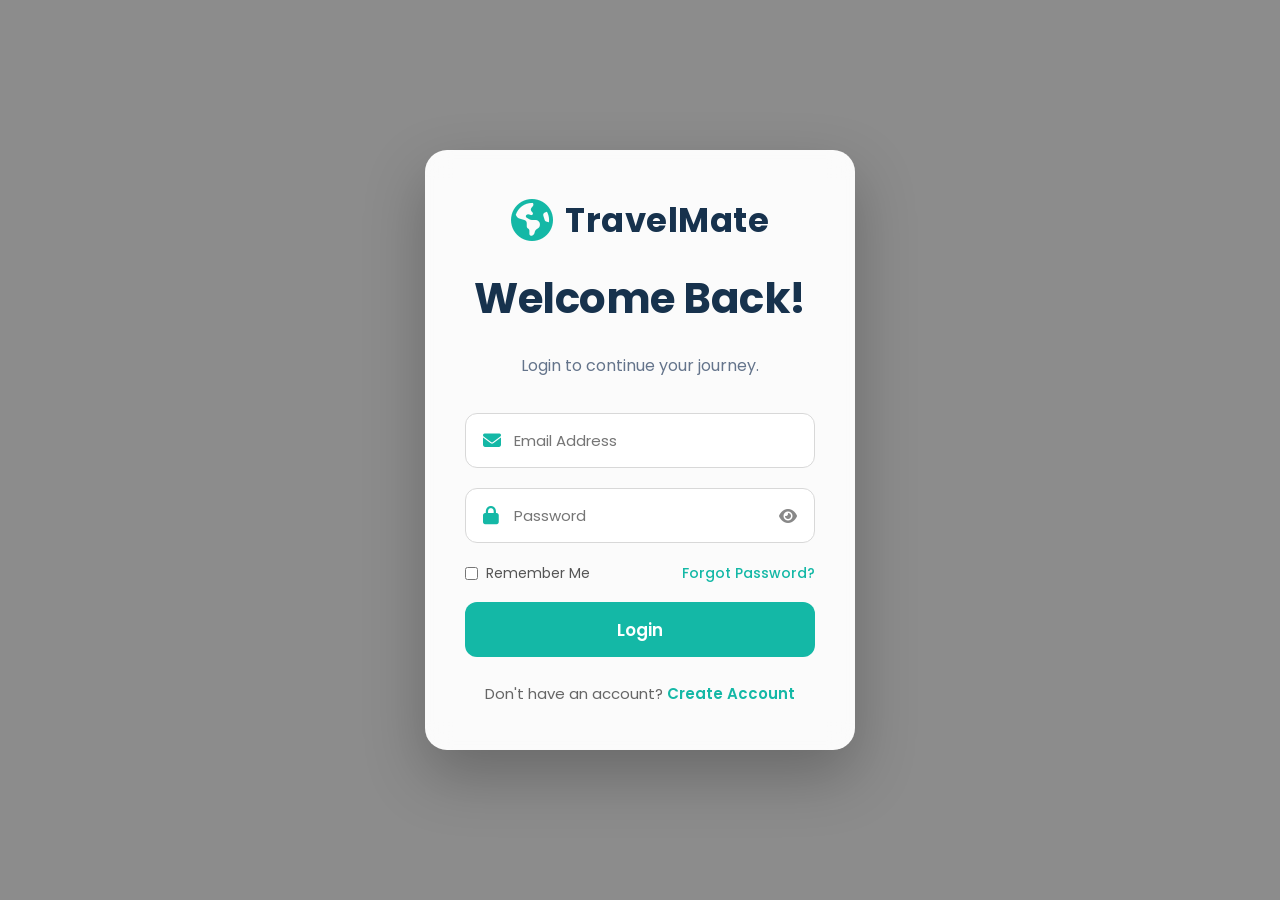
<file: bookedtrips.html>
<!DOCTYPE html>
<html lang="en">

<head>

<meta charset="UTF-8">
<meta name="viewport" content="width=device-width, initial-scale=1.0">

<title>My Bookings | TravelMate</title>

<link rel="stylesheet" href="bookedtrips.css">

<link rel="stylesheet"
href="https://cdnjs.cloudflare.com/ajax/libs/font-awesome/6.5.1/css/all.min.css">

</head>

<body>

<div class="container">

    <h1>My Bookings</h1>

    <p class="subtitle">
        View all your confirmed trips.
    </p>

    <div id="bookingContainer" class="booking-container">

        <!-- Empty State -->

        <div class="empty-booking">

            <i class="fa-solid fa-suitcase-rolling"></i>

            <h2>No Bookings Yet</h2>

            <p>
                Looks like you haven't booked any trips.
            </p>

            <a href="packages.html" class="explore-btn">

                Explore Packages

            </a>

        </div>

    </div>

</div>

<script src="auth.js"></script>
<script src="bookedtrips.js"></script>

</body>

</html>
</file>
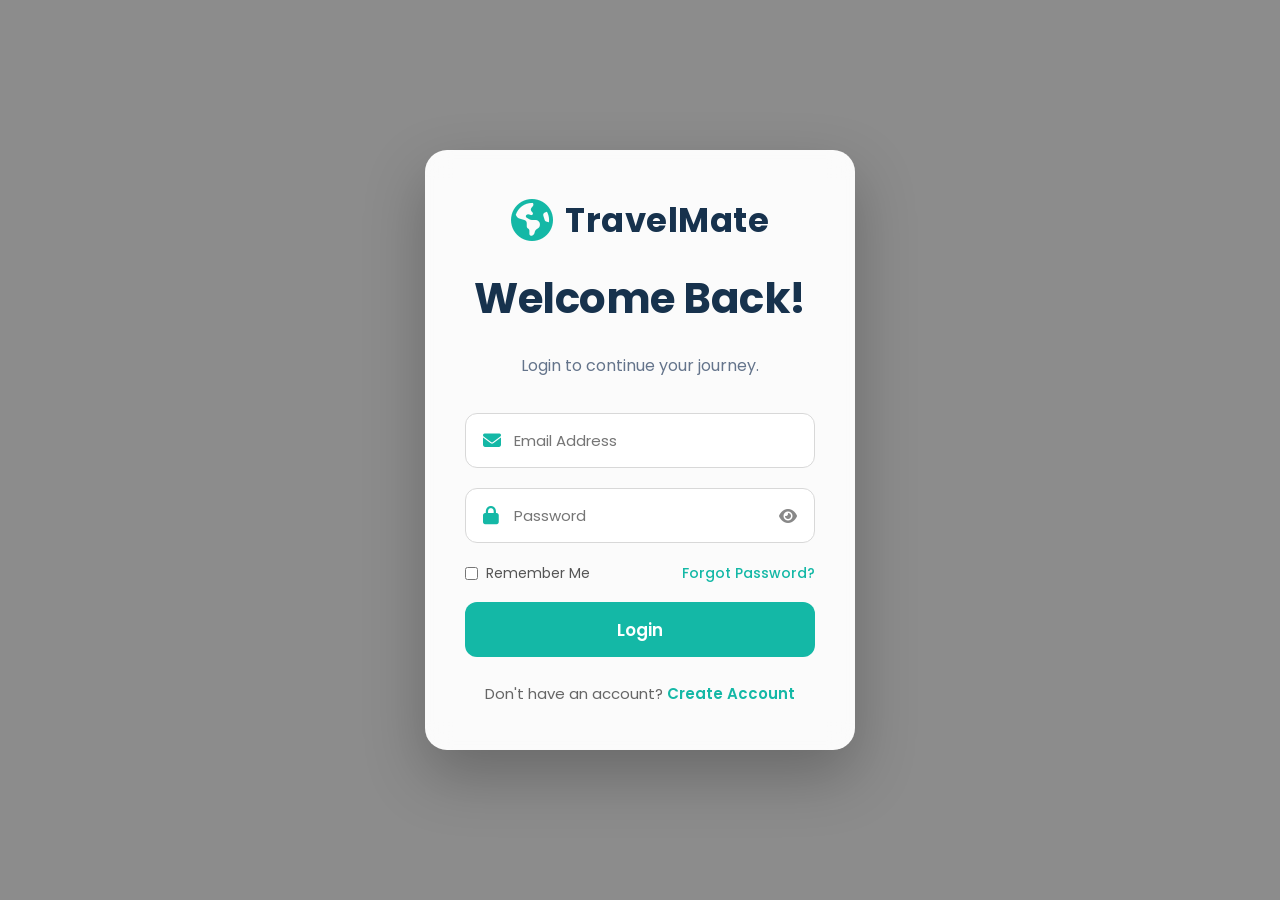
<file: login.html>
<!DOCTYPE html>
<html lang="en">
<head>

<meta charset="UTF-8">
<meta name="viewport" content="width=device-width, initial-scale=1.0">

<title>Login | TravelMate</title>

<link rel="stylesheet" href="login.css">

<link rel="stylesheet"
href="https://cdnjs.cloudflare.com/ajax/libs/font-awesome/6.5.1/css/all.min.css">
<link href="https://fonts.googleapis.com/css2?family=Poppins:wght@400;500;600;700;800&display=swap" rel="stylesheet">

</head>

<body>

<div class="container">
<!-- RIGHT -->
  <div class="right-panel">

        <div class="login-card">

            <div class="logo">

                <i class="fa-solid fa-earth-americas"></i>

                <span>TravelMate</span>

            </div>

            <h2>Welcome Back!</h2>

            <p class="subtitle">

                Login to continue your journey.

            </p>

            <form id="loginForm">

                <div class="input-box">

                    <i class="fa-solid fa-envelope"></i>

                    <input
                    type="email"
                    id="email"
                    placeholder="Email Address"
                    required>

                </div>

                <div class="input-box">

                    <i class="fa-solid fa-lock"></i>

                    <input
                    type="password"
                    id="password"
                    placeholder="Password"
                    required>

                    <i class="fa-solid fa-eye toggle-password"></i>

                </div>
            <div class="remember-forgot">

           <label>

        <input type="checkbox" id="rememberMe">

           Remember Me

           </label>

            <a href="#">Forgot Password?</a>

               </div>

                <button type="submit">

                    Login

                </button>

            </form>

            <p class="bottom-text">

                Don't have an account?

                <a href="signup.html">

                    Create Account

                </a>

            </p>

        </div>

    </div>

</div>

<script src="login.js"></script>

</body>
</html>
</file>
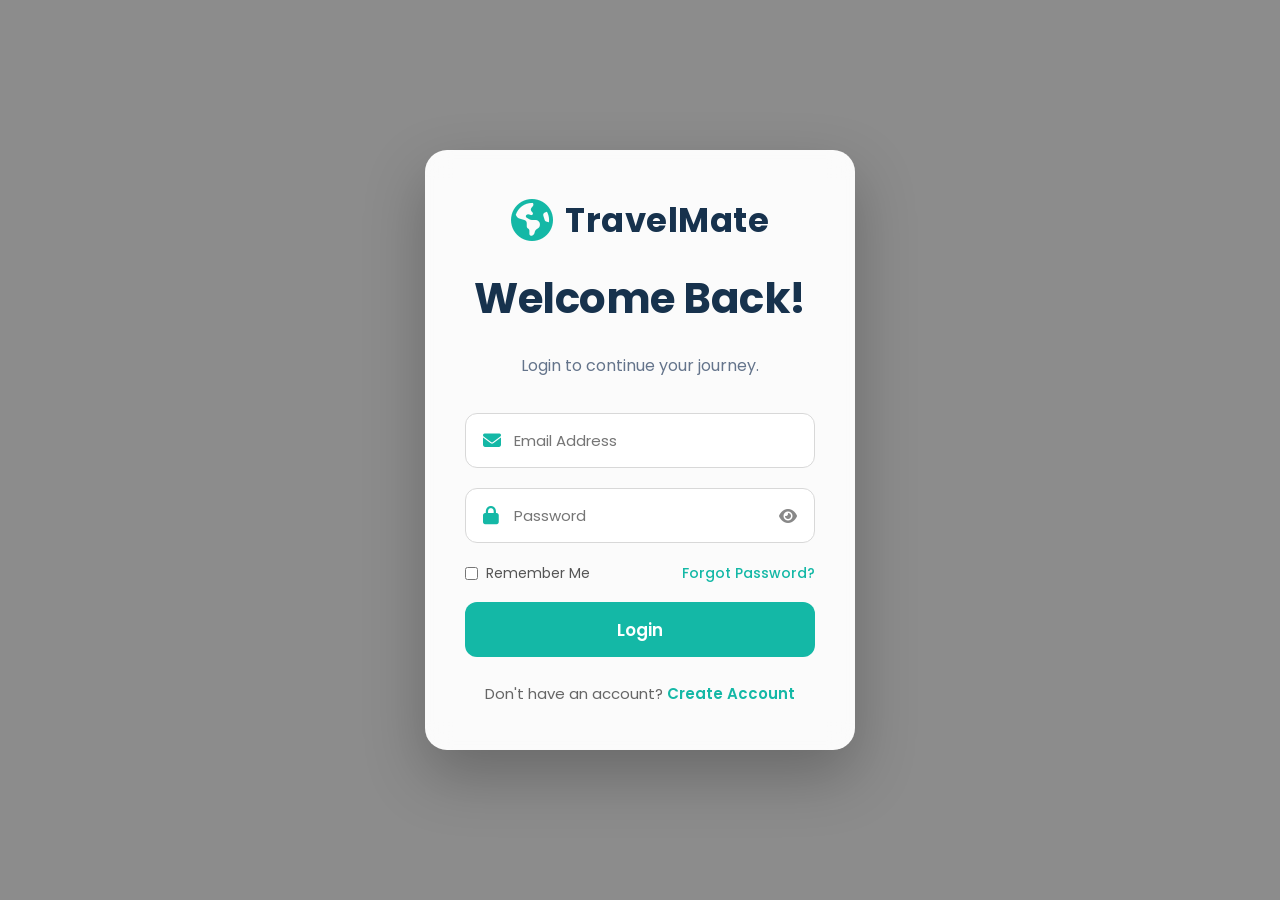
<file: myaccount.html>
<!DOCTYPE html>
<html lang="en">

<head>

<meta charset="UTF-8">
<meta name="viewport" content="width=device-width, initial-scale=1.0">

<title>My Account | TravelMate</title>

<link rel="stylesheet" href="myaccount.css">

<link rel="stylesheet"
href="https://cdnjs.cloudflare.com/ajax/libs/font-awesome/6.5.1/css/all.min.css">

</head>

<body>

<div class="container">

    <h1>My Account</h1>

    <p class="welcome">
        Welcome back 👋
    </p>

    <!-- PROFILE -->

    <div class="profile-card">

        <div class="profile-image">

    <span id="profileLetter"></span>

</div>

        <h2 id="userName">User Name</h2>

        <p id="userEmail">user@gmail.com</p>

        <span class="member">
            Member Since 2026
        </span>

    </div>

    <!-- QUICK ACTIONS -->

    <h3>Quick Actions</h3>

    <div class="actions">

        <a href="savedtrips.html" class="action-card">

            <i class="fa-solid fa-heart"></i>

            <span>Saved Trips</span>

        </a>

        <a href="bookedtrips.html" class="action-card">

            <i class="fa-solid fa-ticket"></i>

            <span>Bookings</span>

        </a>

        <a href="plantrip.html" class="action-card">

            <i class="fa-solid fa-plane"></i>

            <span>Plan Trip</span>

        </a>

        <a href="#" onclick="logout()" class="action-card">

            <i class="fa-solid fa-right-from-bracket"></i>

            <span>Logout</span>

        </a>

    </div>

</div>

<script src="auth.js"></script>

<script src="myaccount.js"></script>

</body>

</html>
</file>
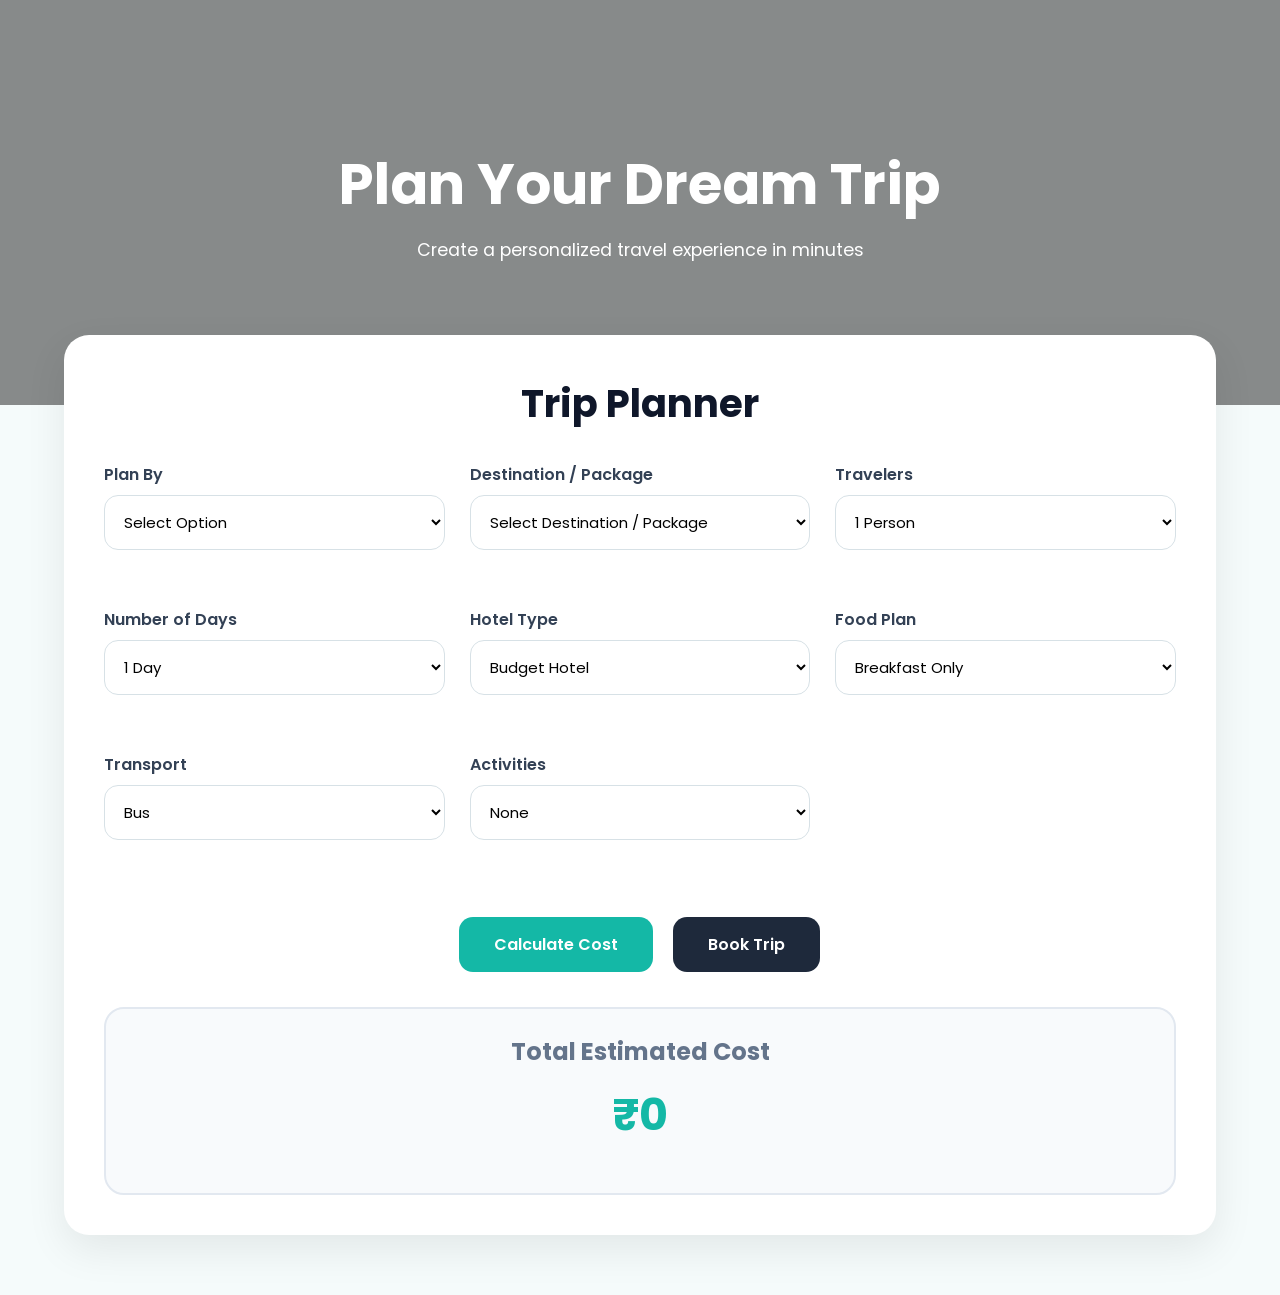
<file: plantrip.html>
<!DOCTYPE html>
<html lang="en">
<head>

<meta charset="UTF-8">
<meta name="viewport" content="width=device-width, initial-scale=1.0">

<title>Plan Your Trip</title>

<link rel="stylesheet" href="plantrip.css">

<link rel="stylesheet"
href="https://cdnjs.cloudflare.com/ajax/libs/font-awesome/6.5.1/css/all.min.css">

</head>

<body>

<!-- HERO SECTION -->

<section class="trip-hero">

    <div class="hero-overlay"></div>

    <div class="hero-content">

        <h1>Plan Your Dream Trip</h1>

        <p>
            Create a personalized travel experience in minutes
        </p>

    </div>

</section>

<!-- PLANNER -->

<section class="planner-container">

    <div class="planner-card">

        <h2>Trip Planner</h2>

        <form id="tripForm">

            <!-- PLAN BY -->

            <div class="form-group">

                <label>Plan By</label>

                <select id="tripType">

                    <option value="">
                        Select Option
                    </option>

                    <option value="destination">
                        Destination
                    </option>

                    <option value="package">
                        Package
                    </option>

                </select>

            </div>

            <!-- DESTINATION / PACKAGE -->

            <div class="form-group">

                <label>Destination / Package</label>

                <select id="tripSelect">

                    <option value="">
                        Select Destination / Package
                    </option>

                </select>

                <small
                id="tripError"
                class="error-msg">

                </small>

            </div>

            <!-- TRAVELERS -->

            <div class="form-group">

                <label>Travelers</label>

                <select id="travelers">

                    <option value="1">1 Person</option>
                    <option value="2">2 Persons</option>
                    <option value="3">3 Persons</option>
                    <option value="4">4 Persons</option>
                    <option value="5">5 Persons</option>
                    <option value="6">6 Persons</option>
                    <option value="8">8 Persons</option>
                    <option value="10">10 Persons</option>

                </select>

            </div>

            <!-- DAYS -->

            <div class="form-group">

                <label>Number of Days</label>

                <select id="days">

                    <option value="1">1 Day</option>
                    <option value="3">3 Days</option>
                    <option value="5">5 Days</option>
                    <option value="7">7 Days</option>
                    <option value="10">10 Days</option>
                    <option value="15">15 Days</option>

                </select>

            </div>

            <!-- HOTEL -->

            <div class="form-group">

                <label>Hotel Type</label>

                <select id="hotel">

                    <option value="1000">
                        Budget Hotel
                    </option>

                    <option value="3000">
                        3 Star Hotel
                    </option>

                    <option value="5000">
                        4 Star Hotel
                    </option>

                    <option value="8000">
                        5 Star Hotel
                    </option>

                    <option value="15000">
                        Luxury Resort
                    </option>

                </select>

            </div>

            <!-- FOOD -->

            <div class="form-group">

                <label>Food Plan</label>

                <select id="food">

                    <option value="500">
                        Breakfast Only
                    </option>

                    <option value="1000">
                        Breakfast + Lunch
                    </option>

                    <option value="1500">
                        All Meals
                    </option>

                </select>

            </div>

            <!-- TRANSPORT -->

            <div class="form-group">

                <label>Transport</label>

                <select id="transport">

                    <option value="1000">
                        Bus
                    </option>

                    <option value="3000">
                        Train
                    </option>

                    <option value="8000">
                        Flight Economy
                    </option>

                    <option value="15000">
                        Flight Business
                    </option>

                </select>

            </div>

            <!-- ACTIVITIES -->

            <div class="form-group">

                <label>Activities</label>

                <select id="activity">

                    <option value="0">
                        None
                    </option>

                    <option value="1000">
                        Sightseeing
                    </option>

                    <option value="3000">
                        Adventure Sports
                    </option>

                    <option value="5000">
                        Luxury Cruise
                    </option>

                    <option value="7000">
                        Scuba Diving
                    </option>

                    <option value="9000">
                        Hot Air Balloon
                    </option>

                    <option value="6000">
                        Trekking
                    </option>

                    <option value="4500">
                        River Rafting
                    </option>

                </select>

            </div>

            <!-- BUTTONS -->

            <div class="btn-group">

                <button
                type="button"
                id="calculateBtn">

                    Calculate Cost

                </button>

                <button
                type="button"
                id="bookBtn">

                    Book Trip

                </button>

            </div>

        </form>

        <!-- RESULT -->

        <div id="tripResult">

    <h3>
        Total Estimated Cost
    </h3>

    <h1 id="totalCost">
        ₹0
    </h1>

    <div id="bookingMessage"></div>

</div>

    </div>

</section>

<script src="plantrip.js"></script>

</body>
</html>
</file>
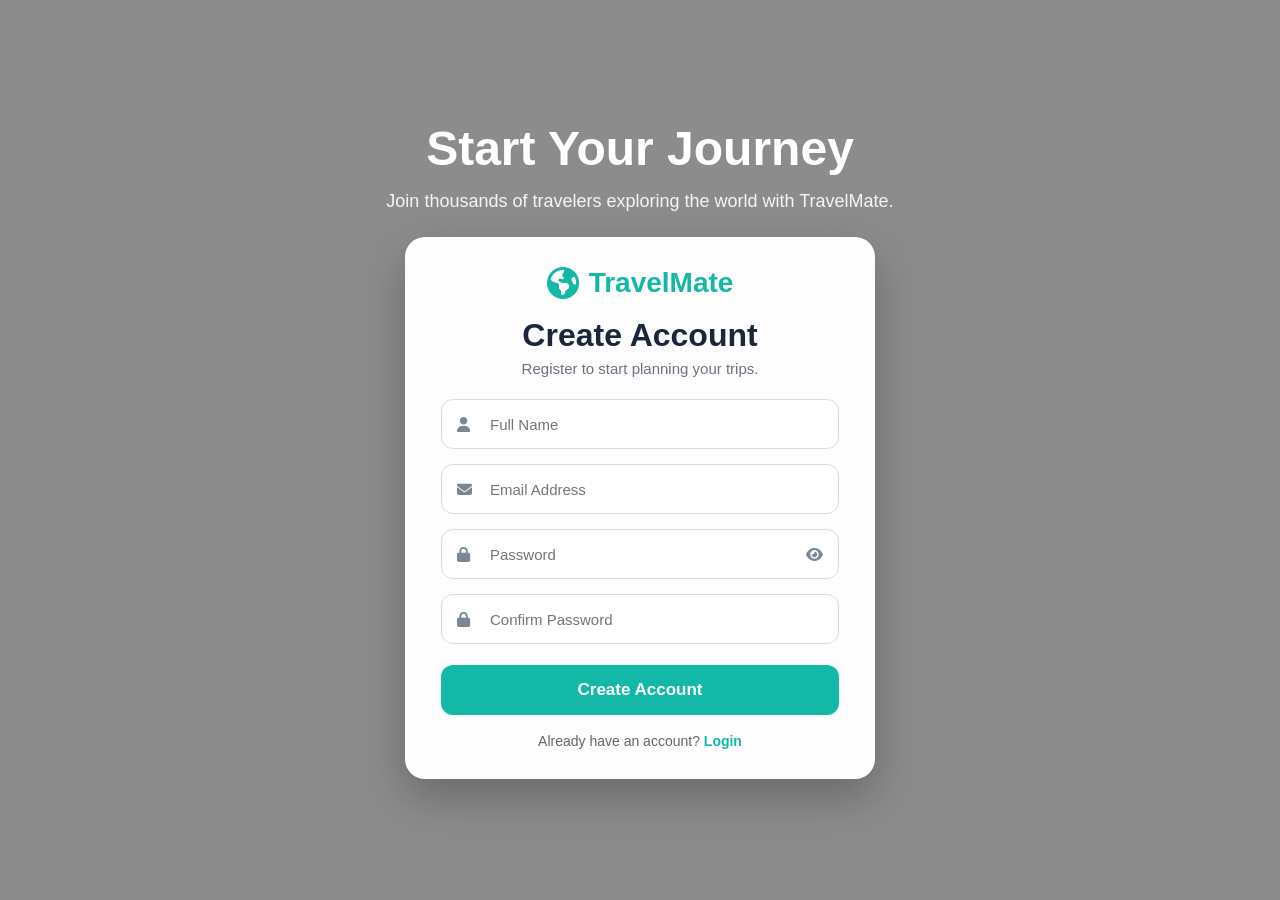
<file: signup.html>
<!DOCTYPE html>
<html lang="en">
<head>

<meta charset="UTF-8">
<meta name="viewport" content="width=device-width, initial-scale=1.0">

<title>Sign Up | TravelMate</title>

<link rel="stylesheet" href="signup.css">

<link rel="stylesheet"
href="https://cdnjs.cloudflare.com/ajax/libs/font-awesome/6.5.1/css/all.min.css">

</head>

<body>

<div class="container">

    <!-- LEFT -->

    <div class="left-panel">

        <div class="overlay"></div>

        <div class="left-content">

            <h1>Start Your Journey</h1>

            <p>

                Join thousands of travelers exploring the world with TravelMate.

            </p>

        </div>

    </div>

    <!-- RIGHT -->

    <div class="right-panel">

        <div class="signup-card">

            <div class="logo">

                <i class="fa-solid fa-earth-americas"></i>

                <span>TravelMate</span>

            </div>

            <h2>Create Account</h2>

            <p class="subtitle">

                Register to start planning your trips.

            </p>

            <form id="signupForm">

                <div class="input-box">

                    <i class="fa-solid fa-user"></i>

                    <input
                    type="text"
                    id="name"
                    placeholder="Full Name"
                    required>

                </div>

                <div class="input-box">

                    <i class="fa-solid fa-envelope"></i>

                    <input
                    type="email"
                    id="email"
                    placeholder="Email Address"
                    required>

                </div>

                <div class="input-box">

                    <i class="fa-solid fa-lock"></i>

                    <input
                    type="password"
                    id="password"
                    placeholder="Password"
                    required>

                    <i class="fa-solid fa-eye toggle-password"></i>

                </div>

                <div class="input-box">

                    <i class="fa-solid fa-lock"></i>

                    <input
                    type="password"
                    id="confirmPassword"
                    placeholder="Confirm Password"
                    required>

                </div>

                <button type="submit">

                    Create Account

                </button>

            </form>

            <p class="bottom-text">

                Already have an account?

                <a href="login.html">

                    Login

                </a>

            </p>

        </div>

    </div>

</div>

<script src="signup.js"></script>

</body>
</html>
</file>
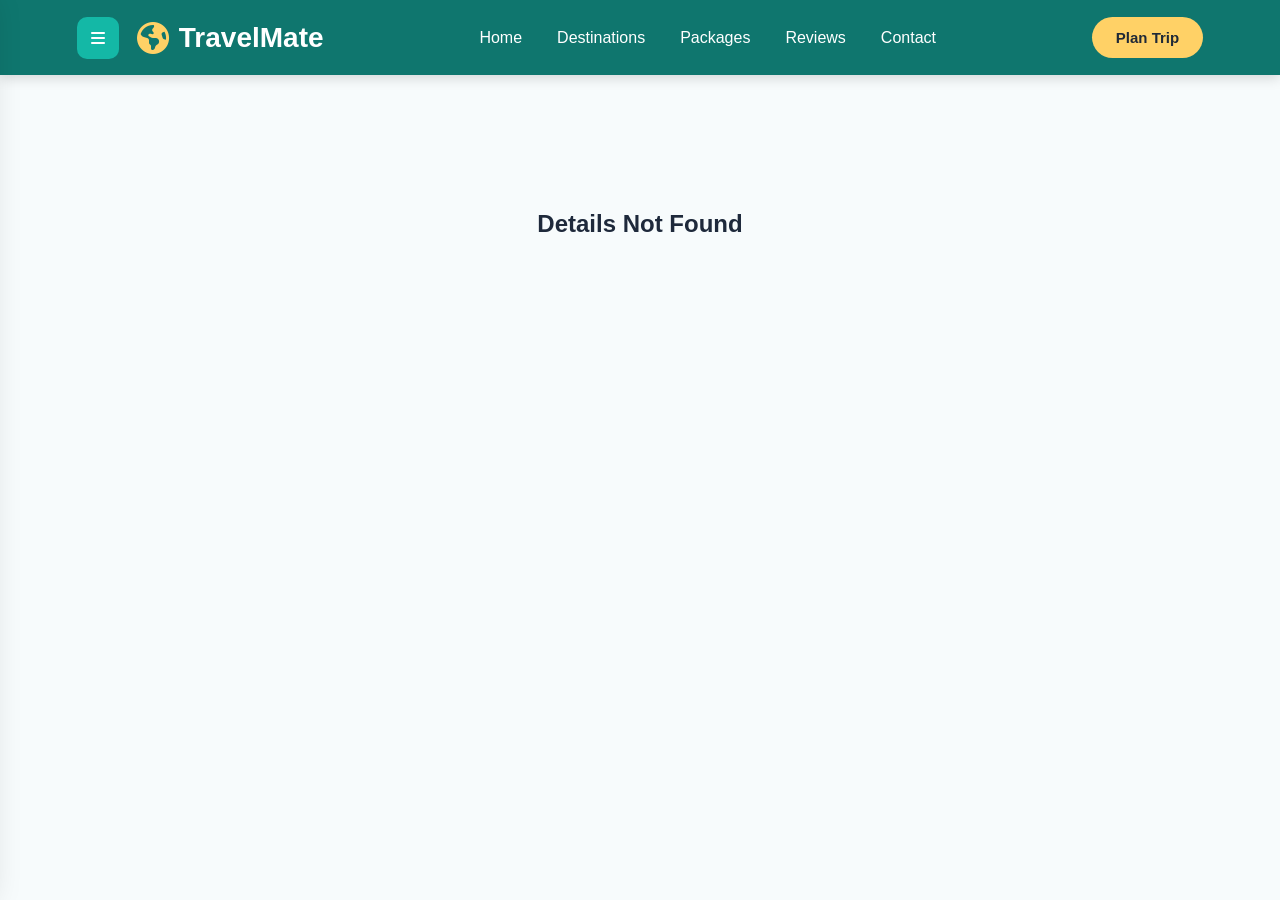
<file: viewdetails.html>
<!DOCTYPE html>
<html lang="en">

<head>

<meta charset="UTF-8">
<meta name="viewport" content="width=device-width, initial-scale=1.0">

<title>View Details | TravelMate</title>

<link rel="stylesheet" href="style.css">
<link rel="stylesheet" href="viewdetails.css">

<link rel="stylesheet"
href="https://cdnjs.cloudflare.com/ajax/libs/font-awesome/6.5.1/css/all.min.css">

</head>

<body>

<!-- Sidebar -->

<div class="sidebar" id="sidebar">

    <div class="sidebar-header">
        <h2>Travel Planner</h2>

        <i class="fa-solid fa-xmark close-sidebar"
        id="closeSidebar"></i>

    </div>

    <a href="myaccount.html">
        <i class="fa-solid fa-user"></i>
        <span>My Account</span>
    </a>

    <a href="savedtrips.html">
        <i class="fa-solid fa-heart"></i>
        <span>Saved Trips</span>
    </a>

    <a href="bookedtrips.html">
        <i class="fa-solid fa-ticket"></i>
        <span>My Bookings</span>
    </a>

    <a href="plantrip.html">
        <i class="fa-solid fa-plane"></i>
        <span>Plan Trip</span>
    </a>

    <a href="login.html">
        <i class="fa-solid fa-right-from-bracket"></i>
        <span>Logout</span>
    </a>

</div>

<div class="sidebar-overlay" id="overlay"></div>

<!-- Navbar -->

<nav>

    <div class="nav-left">

        <div class="menu-btn" id="menuBtn">
            <i class="fa-solid fa-bars"></i>
        </div>

        <div class="logo">
            <i class="fa-solid fa-earth-americas"></i>
            TravelMate
        </div>

    </div>

    <ul>

        <li><a href="index.html">Home</a></li>
        <li><a href="destination.html">Destinations</a></li>
        <li><a href="packages.html">Packages</a></li>
        <li><a href="reviews.html">Reviews</a></li>
        <li><a href="contact.html">Contact</a></li>

    </ul>

    <a href="plantrip.html">
        <button>Plan Trip</button>
    </a>

</nav>

<!-- DETAILS -->

<section class="details-container">

    <div class="details-top">

        <!-- IMAGE -->

        <div class="image-card">

            <img
            id="detailImage"
            src=""
            alt="Travel Image">

            <button
            class="save-btn"
            id="saveBtn">

                🤍

            </button>

            <div class="rating-badge">

                ⭐
                <span id="detailRating"></span>

            </div>

        </div>

        <!-- INFORMATION -->

        <div class="details-info">

            <h1 id="detailName"></h1>

            <p class="location">

                <i class="fa-solid fa-location-dot"></i>

                <span id="detailLocation"></span>

            </p>

            <p class="duration">

                <i class="fa-solid fa-clock"></i>

                <span id="detailDuration"></span>

            </p>

            <h2
            class="price"
            id="detailPrice"></h2>

            <button
            class="plan-btn"
            id="planBtn">

                Plan Trip

            </button>

        </div>

    </div>

    <!-- OVERVIEW -->

    <div class="detail-card">

        <h2>📖 Overview</h2>

        <p id="detailOverview"></p>

    </div>

    <!-- PLACES -->

    <div class="detail-card">

        <h2>📍 Places Covered</h2>

        <ul id="placesList"></ul>

    </div>

    <!-- ACTIVITIES -->

    <div class="detail-card">

        <h2>🎯 Activities</h2>

        <ul id="activitiesList"></ul>

    </div>

    <!-- WEATHER -->

    <div class="detail-card">

        <h2>🌤 Best Time To Visit</h2>

        <p id="detailWeather"></p>

    </div>

    <!-- TRAVEL TIPS -->

    <div class="detail-card">

        <h2>🧳 Travel Tips</h2>

        <ul id="tipsList"></ul>

    </div>

    <!-- BACK BUTTON -->

    <div class="back-section">

        <button
        class="back-btn"
        id="backBtn">

            ← Back

        </button>

    </div>

</section>

<script src="packagesdata.js"></script>
<script src="destinationsdata.js"></script>
<script src="viewdetails.js"></script>
<script src="main.js"></script>

</body>
</html>
</file>
<file: bookedtrips.css>
*{
    margin:0;
    padding:0;
    box-sizing:border-box;
    font-family:"Segoe UI",sans-serif;
}

body{

    background:#F5FFFE;

    min-height:100vh;

}

.container{

    max-width:1200px;

    margin:auto;

    padding:60px 20px;

}

h1{

    text-align:center;

    color:#0f766e;

    font-size:42px;

}

.subtitle{

    text-align:center;

    color:#666;

    margin:12px 0 45px;

    font-size:18px;

}

.booking-container{

    display:flex;

    justify-content:center;

}

.empty-booking{

    width:100%;
    max-width:520px;

    background:#fff;

    border-radius:20px;

    padding:50px;

    text-align:center;

    box-shadow:0 10px 30px rgba(0,0,0,.08);

}

.empty-booking i{

    font-size:70px;

    color:#14b8a6;

    margin-bottom:20px;

}

.empty-booking h2{

    font-size:30px;

    color:#1B263B;

    margin-bottom:15px;

}

.empty-booking p{

    color:#6b7280;

    line-height:1.6;

    margin-bottom:30px;

}

.explore-btn{

    display:inline-block;

    padding:14px 30px;

    background:#14b8a6;

    color:#fff;

    border-radius:10px;

    text-decoration:none;

    font-weight:600;

    transition:.3s;

}

.explore-btn:hover{

    background:#0f766e;

}

@media(max-width:768px){

h1{

    font-size:34px;

}

.empty-booking{

    padding:35px;

}

}

@media(max-width:480px){

.container{

    padding:40px 15px;

}

h1{

    font-size:28px;

}

.subtitle{

    font-size:15px;

}

.empty-booking{

    padding:25px;

}

.empty-booking i{

    font-size:55px;

}

.empty-booking h2{

    font-size:24px;

}

}
</file>
<file: login.css>
*{
    margin:0;
    padding:0;
    box-sizing:border-box;
    font-family:"Poppins",sans-serif;
}

body{
    min-height:100vh;
    display:flex;
    justify-content:center;
    align-items:center;
    background: url("https://images.unsplash.com/photo-1501785888041-af3ef285b470?auto=format&fit=crop&w=1800&q=80")
center center/cover no-repeat;
    overflow:hidden;
    position:relative;
}

/* Dark Overlay */

body::before{
    content:"";
    position:absolute;
    inset:0;
    background:rgba(0,0,0,.45);
}

/* Container */

.container{
    width:100%;
    display:flex;
    justify-content:center;
    align-items:center;
    position:relative;
    z-index:10;
}

/* Hide left panel */

.left-panel{
    display:none;
}

.overlay{
    display:none;
}

/* Right Panel */

.right-panel{
    width:100%;
    display:flex;
    justify-content:center;
    align-items:center;
    padding:25px;
}

/* Login Card */

.login-card{

    width:430px;

    background:rgba(255,255,255,.96);

    backdrop-filter:blur(12px);

    border-radius:22px;

    padding:45px 40px;

    text-align:center;

    box-shadow:0 25px 60px rgba(0,0,0,.25);

}

/* Logo */

.logo{
    display:flex;
    justify-content:center;
    align-items:center;
    gap:12px;
    margin-bottom:28px;
}

.logo i{
    font-size:42px;
    color:#14b8a6;
}

.logo span{
    font-size:34px;
    font-weight:700;
    color:#17324d;
    letter-spacing:0.5px;
}
/* Heading */

.login-card h2{

    font-size:42px;

    font-weight:700;

    color:#17324d;

    margin-bottom:30px;

    letter-spacing:-0.5px;

    line-height:1.2;

}

.subtitle{

    color:#64748b;

    font-size:16px;

    margin-bottom:35px;

    line-height:1.5;

}

/* Inputs */

.input-box{

    position:relative;

    margin-bottom:20px;

}

.input-box input{

    width:100%;

    height:55px;

    border:1px solid #d8d8d8;

    border-radius:12px;

    padding-left:48px;

    padding-right:45px;

    font-size:15px;

    outline:none;

    transition:.3s;

}

.input-box input:focus{

    border-color:#14b8a6;

    box-shadow:0 0 0 3px rgba(20,184,166,.15);

}

.input-box i:first-child{

    position:absolute;

    left:18px;

    top:50%;

    transform:translateY(-50%);

    color:#14b8a6;

    font-size:18px;

}
.remember-forgot{

    display:flex;

    justify-content:space-between;

    align-items:center;

    margin:18px 0;

    font-size:14px;

}

.remember-forgot label{

    display:flex;

    align-items:center;

    gap:8px;

    color:#555;

    cursor:pointer;

}

.remember-forgot input{

    accent-color:#14b8a6;

}

.remember-forgot a{

    text-decoration:none;

    color:#14b8a6;

    font-weight:500;

}

.remember-forgot a:hover{

    text-decoration:underline;

}

.toggle-password{

    position:absolute;

    right:18px;

    top:50%;

    transform:translateY(-50%);

    color:#888;

    cursor:pointer;

}

/* Login Button */

button{

    width:100%;

    height:55px;

    border:none;

    border-radius:12px;

    background:#14b8a6;

    color:#fff;

    font-size:17px;

    font-weight:600;

    cursor:pointer;

    transition:.3s;

}

button:hover{

    background:#0f9d8d;

}

/* Google Button */

.google-btn{

    width:100%;

    height:55px;

    margin-top:15px;

    border:1px solid #ddd;

    border-radius:12px;

    background:#fff;

    display:flex;

    justify-content:center;

    align-items:center;

    gap:10px;

    font-size:15px;

    cursor:pointer;

    transition:.3s;

}

.google-btn:hover{

    background:#f8f8f8;

}

/* Bottom */

.bottom-text{

    margin-top:25px;

    color:#666;

    font-size:15px;

}

.bottom-text a{

    color:#14b8a6;

    text-decoration:none;

    font-weight:600;

}

.bottom-text a:hover{

    text-decoration:underline;

}

/* Tablet */

@media(max-width:768px){

.login-card{

    width:95%;

    max-width:420px;

    padding:35px 28px;

}

.logo span{

    font-size:26px;

}

.logo i{

    font-size:38px;

}

.login-card h2{

    font-size:30px;

}

}

/* Mobile */

@media(max-width:480px){

.right-panel{

    padding:18px;

}

.login-card{

    padding:30px 22px;

}

.logo span{

    font-size:24px;

}

.logo i{

    font-size:34px;

}

.login-card h2{

    font-size:28px;

}

.subtitle{

    font-size:14px;

}

.input-box input{

    height:50px;

}

button{

    height:50px;

}

.google-btn{

    height:50px;

}

}
</file>
<file: myaccount.css>
*{
    margin:0;
    padding:0;
    box-sizing:border-box;
    font-family:"Segoe UI",sans-serif;
}

body{

    min-height:100vh;

    background:#F5FFFE;

    color:#1B263B;

}

/* MAIN CONTAINER */

.container{

    width:100%;
    max-width:1200px;

    margin:auto;

    padding:60px 20px;

}

/* HEADING */

.container h1{

    text-align:center;

    font-size:42px;

    color:#0f766e;

    margin-bottom:10px;

}

.welcome{

    text-align:center;

    font-size:18px;

    color:#6b7280;

    margin-bottom:45px;

}

/* PROFILE CARD */

.profile-card{

    max-width:500px;

    margin:0 auto;

    background:#ffffff;

    border-radius:20px;

    padding:40px;

    text-align:center;

    box-shadow:0 12px 35px rgba(0,0,0,.08);

    transition:.3s;

}

.profile-card:hover{

    transform:translateY(-5px);

}

.profile-image{

    width:120px;

    height:120px;

    margin:auto;

    border-radius:50%;

    background:linear-gradient(135deg,#14b8a6,#0f766e);

    display:flex;

    justify-content:center;

    align-items:center;

    margin-bottom:25px;

    box-shadow:0 12px 25px rgba(20,184,166,.35);

}

#profileLetter{

    font-size:52px;

    color:#fff;

    font-weight:700;

    text-transform:uppercase;

}

.profile-card h2{

    font-size:30px;

    color:#1B263B;

    margin-bottom:10px;

}

.profile-card p{

    font-size:17px;

    color:#6b7280;

    margin-bottom:18px;

}

.member{

    display:inline-block;

    background:#E6FFFB;

    color:#0f766e;

    padding:10px 20px;

    border-radius:30px;

    font-weight:600;

}

/* QUICK ACTIONS */

.container h3{

    text-align:center;

    font-size:30px;

    margin-top:60px;

    margin-bottom:30px;

    color:#1B263B;

}

.actions{

    display:grid;

    grid-template-columns:repeat(2,1fr);

    gap:25px;

    max-width:850px;

    margin:auto;

}

/* ACTION CARD */

.action-card{

    background:#ffffff;

    border-radius:18px;

    padding:35px;

    text-decoration:none;

    color:#1B263B;

    display:flex;

    flex-direction:column;

    align-items:center;

    justify-content:center;

    gap:18px;

    box-shadow:0 10px 25px rgba(0,0,0,.08);

    transition:.3s;

}

.action-card:hover{

    transform:translateY(-8px);

    background:#14b8a6;

    color:white;

}

.action-card i{

    font-size:42px;

}

.action-card span{

    font-size:20px;

    font-weight:600;

}

/* TABLET */

@media(max-width:768px){

.container{

    padding:40px 18px;

}

.container h1{

    font-size:34px;

}

.profile-card{

    padding:30px;

}

.profile-image{

    width:100px;

    height:100px;

}

.profile-image i{

    font-size:45px;

}

.profile-card h2{

    font-size:26px;

}

.actions{

    grid-template-columns:1fr;

}

.action-card{

    padding:28px;

}

}

/* MOBILE */

@media(max-width:480px){

.container{

    padding:30px 15px;

}

.container h1{

    font-size:28px;

}

.welcome{

    font-size:15px;

}

.profile-card{

    padding:25px 20px;

}

.profile-image{

    width:85px;

    height:85px;

}

.profile-image i{

    font-size:38px;

}

.profile-card h2{

    font-size:22px;

}

.profile-card p{

    font-size:15px;

}


.member{

    font-size:14px;

    padding:8px 16px;

}

.container h3{

    font-size:24px;

}

.action-card{

    padding:24px;

}

.action-card i{

    font-size:34px;

}

.action-card span{

    font-size:17px;

}

}
</file>
<file: plantrip.css>
@import url('https://fonts.googleapis.com/css2?family=Poppins:wght@300;400;500;600;700&display=swap');

*{
    margin:0;
    padding:0;
    box-sizing:border-box;
    font-family:'Poppins',sans-serif;
}

body{
    background:#f5fbfb;
    color:#1f2937;
}

/* HERO */

.trip-hero{
    height:45vh;
    background:url("https://images.unsplash.com/photo-1507525428034-b723cf961d3e?w=1600&q=80");
    background-size:cover;
    background-position:center;
    position:relative;
    display:flex;
    justify-content:center;
    align-items:center;
}

.hero-overlay{
    position:absolute;
    inset:0;
    background:rgba(0,0,0,.45);
}

.hero-content{
    position:relative;
    z-index:2;
    text-align:center;
    color:white;
}

.hero-content h1{
    font-size:3.5rem;
    margin-bottom:10px;
}

.hero-content p{
    font-size:1.1rem;
}

/* PLANNER */

.planner-container{
    width:90%;
    max-width:1200px;
    margin:-70px auto 60px;
    position:relative;
    z-index:10;
}

.planner-card{
    background:white;
    border-radius:25px;
    padding:40px;
    box-shadow:0 15px 40px rgba(0,0,0,.08);
}

.planner-card h2{
    text-align:center;
    margin-bottom:30px;
    font-size:2.4rem;
    color:#0f172a;
}

/* FORM */

#tripForm{
    display:grid;
    grid-template-columns:repeat(auto-fit,minmax(280px,1fr));
    gap:25px;
    align-items:start;
}

.form-group{
    display:flex;
    flex-direction:column;
    justify-content:flex-start;
    min-height:120px;
}

.form-group label{
    font-weight:600;
    margin-bottom:8px;
    color:#334155;
    min-height:24px;
}

.form-group select{
    height:55px;
    padding:0 15px;
    border:1px solid #d7e1e6;
    border-radius:14px;
    font-size:15px;
    outline:none;
    transition:.3s;
    background:white;
}

.form-group select:focus{
    border-color:#14b8a6;
    box-shadow:0 0 10px rgba(20,184,166,.15);
}

.hint{
    margin-top:6px;
    font-size:13px;
    color:#64748b;
}

/* ERROR */

.error-msg{
    color:#ef4444;
    font-size:14px;
    margin-top:6px;
    min-height:20px;
    display:block;
    font-weight:500;
}

.error-border{
    border:2px solid #ef4444 !important;
}

/* BUTTONS */

.btn-group{
    grid-column:1/-1;
    display:flex;
    justify-content:center;
    gap:20px;
    margin-top:20px;
}

#calculateBtn,
#bookBtn{
    border:none;
    padding:15px 35px;
    border-radius:14px;
    font-size:16px;
    font-weight:600;
    cursor:pointer;
    transition:.3s;
}

#calculateBtn{
    background:#14b8a6;
    color:white;
}

#calculateBtn:hover{
    background:#0f9d8d;
    transform:translateY(-3px);
}

#bookBtn{
    background:#1e293b;
    color:white;
}

#bookBtn:hover{
    background:#0f172a;
    transform:translateY(-3px);
}

/* RESULT CARD */

#tripResult{
    margin-top:35px;
    background:#f8fafc;
    border:2px solid #e2e8f0;
    border-radius:20px;
    padding:25px;
    text-align:center;
}

#tripResult h3{
    color:#64748b;
    margin-bottom:12px;
    font-size:24px;
}

#totalCost{
    color:#14b8a6;
    font-size:2.8rem;
    font-weight:700;
    margin-bottom:20px;
}

/* BOOKING MESSAGE */

#bookingMessage{
    display:none;
    margin-top:20px;
    padding:18px;
    background:#ecfdf5;
    border:2px solid #10b981;
    border-radius:12px;
    color:#065f46;
    font-size:14px;
    line-height:1.6;
    text-align:left;
}

#bookingMessage h4{
    margin-bottom:10px;
    font-size:16px;
}

#bookingMessage p{
    margin:5px 0;
}

/* SUCCESS ANIMATION */

.success-show{
    display:block !important;
    animation:fadeIn .4s ease;
}

@keyframes fadeIn{
    from{
        opacity:0;
        transform:translateY(10px);
    }
    to{
        opacity:1;
        transform:translateY(0);
    }
}

/* RESPONSIVE */

@media(max-width:768px){

    .trip-hero{
        height:35vh;
    }

    .hero-content h1{
        font-size:2.2rem;
    }

    .hero-content p{
        font-size:1rem;
    }

    .planner-card{
        padding:25px;
    }

    .planner-card h2{
        font-size:2rem;
    }

    .btn-group{
        flex-direction:column;
    }

    #calculateBtn,
    #bookBtn{
        width:100%;
    }

    #totalCost{
        font-size:2.2rem;
    }

    #bookingMessage{
        font-size:14px;
    }
}
</file>
<file: signup.css>
*{
    margin:0;
    padding:0;
    box-sizing:border-box;
    font-family:"Poppins",sans-serif;
}

body{

    min-height:100vh;

    background:
    linear-gradient(rgba(0,0,0,.45),rgba(0,0,0,.45)),
    url("https://images.unsplash.com/photo-1469854523086-cc02fe5d8800?auto=format&fit=crop&w=1920&q=80");

    background-size:cover;
    background-position:center;
    background-repeat:no-repeat;

    display:flex;
    justify-content:center;
    align-items:center;

    padding:30px;

}

/* ================= CONTAINER ================= */

.container{

    width:100%;
    max-width:1200px;

    display:flex;
    flex-direction:column;
    align-items:center;

}

/* ================= TOP CONTENT ================= */

.left-panel{

    text-align:center;

    color:#fff;

    margin-bottom:22px;

}

.brand{

    display:flex;
    justify-content:center;
    align-items:center;
    gap:10px;

    margin-bottom:18px;

}

.brand i{

    font-size:38px;

    color:#FFD166;

}

.brand span{

    font-size:30px;

    font-weight:700;

}

.left-content h1{

    font-size:48px;

    font-weight:700;

    margin-bottom:12px;

}

.left-content p{

    font-size:18px;

    max-width:650px;

    margin:auto;

    line-height:1.5;

    color:#f5f5f5;

}

/* ================= CARD ================= */

.right-panel{

    width:100%;

    display:flex;
    justify-content:center;

}

.signup-card{

    width:100%;
    max-width:470px;

    background:rgba(255,255,255,.98);

    border-radius:20px;

    padding:30px 36px;

    box-shadow:0 18px 45px rgba(0,0,0,.25);

    backdrop-filter:blur(8px);

}

/* ================= LOGO ================= */

.logo{

    display:flex;
    justify-content:center;
    align-items:center;
    gap:10px;

    margin-bottom:18px;

}

.logo i{

    font-size:32px;

    color:#14b8a6;

}

.logo span{

    font-size:28px;

    font-weight:700;

    color:#14b8a6;

}

/* ================= TITLE ================= */

.signup-card h2{

    text-align:center;

    font-size:32px;

    font-weight:700;

    color:#1B263B;

    margin-bottom:6px;

}

.subtitle{

    text-align:center;

    color:#6b7280;

    font-size:15px;

    margin-bottom:22px;

}

/* ================= INPUTS ================= */

.input-box{

    position:relative;

    margin-bottom:15px;

}

.input-box input{

    width:100%;

    height:50px;

    border:1px solid #d7dbe0;

    border-radius:12px;

    padding-left:48px;

    padding-right:42px;

    font-size:15px;

    outline:none;

    transition:.3s;

}

.input-box input:focus{

    border-color:#14b8a6;

    box-shadow:0 0 0 4px rgba(20,184,166,.12);

}

.input-box>i:first-child{

    position:absolute;

    left:16px;

    top:50%;

    transform:translateY(-50%);

    color:#7b8794;

    font-size:15px;

}

.toggle-password{

    position:absolute;

    right:16px;

    top:50%;

    transform:translateY(-50%);

    color:#7b8794;

    cursor:pointer;

    font-size:15px;

}

/* ================= BUTTON ================= */

button{

    width:100%;

    height:50px;

    border:none;

    border-radius:12px;

    background:#14b8a6;

    color:#fff;

    font-size:17px;

    font-weight:600;

    cursor:pointer;

    transition:.3s;

    margin-top:6px;

}

button:hover{

    background:#0f9d8d;

    transform:translateY(-2px);

}

/* ================= LOGIN LINK ================= */

.bottom-text{

    text-align:center;

    margin-top:18px;

    color:#666;

    font-size:14px;

}

.bottom-text a{

    color:#14b8a6;

    font-weight:600;

    text-decoration:none;

}

.bottom-text a:hover{

    text-decoration:underline;

}

/* ================= TABLET ================= */

@media(max-width:768px){

body{

    padding:20px;

}

.left-content h1{

    font-size:38px;

}

.left-content p{

    font-size:16px;

}

.signup-card{

    max-width:450px;

    padding:28px;

}

.signup-card h2{

    font-size:30px;

}

.logo span{

    font-size:26px;

}

}

/* ================= MOBILE ================= */

@media(max-width:480px){

body{

    padding:16px;

}

.left-content h1{

    font-size:30px;

}

.left-content p{

    font-size:15px;

}

.signup-card{

    padding:24px 20px;

    border-radius:18px;

}

.logo{

    margin-bottom:16px;

}

.logo i{

    font-size:30px;

}

.logo span{

    font-size:24px;

}

.signup-card h2{

    font-size:26px;

}

.subtitle{

    font-size:14px;

    margin-bottom:18px;

}

.input-box{

    margin-bottom:14px;

}

.input-box input{

    height:48px;

    font-size:14px;

}

button{

    height:48px;

    font-size:16px;

}

.bottom-text{

    font-size:13px;

}

}
</file>
<file: style.css>
*{
    margin:0;
    padding:0;
    box-sizing:border-box;
    font-family:'Segoe UI',sans-serif;
}

body{
    background:#F5FFFE;
    color:#1B263B;
}
/* HAMBURGER */



.menu-btn{

    width:42px;

    height:42px;

    display:flex;

    justify-content:center;

    align-items:center;

    background:#14b8a6;

    color:#fff;

    border-radius:10px;

    cursor:pointer;

    transition:.3s;

}

.menu-btn:hover{

    background:#0f9d8d;

    color:#ffffff;

    transform:scale(1.05);

    box-shadow:0 6px 18px rgba(0,0,0,0.2);

}
/* LOGO */

.logo{

    display:flex;

    align-items:center;

    gap:10px;

    color:#fff;

    font-size:30px;

    font-weight:700;

}

.logo i{

    font-size:32px;

    color:#FFD166;

}

/* SIDEBAR */

.sidebar{

    position:fixed;

    top:0;
    left:-320px;

    width:300px;
    height:100%;

    background:#ffffff;

    box-shadow:10px 0 30px rgba(0,0,0,.15);

    transition:.35s ease;

    z-index:1300;

}

.sidebar.active{

    left:0;

}

/* HEADER */

.sidebar-header{

    display:flex;

    justify-content:space-between;

    align-items:center;

    padding:25px;

    border-bottom:1px solid #ececec;

}

.sidebar-header h2{

    color:#14b8a6;

    font-size:24px;

}

.close-sidebar{

    font-size:25px;

    cursor:pointer;

    color:#666;

    transition:.3s;

}

.close-sidebar:hover{

    color:#ef4444;

}

/* MENU */

.sidebar a{

    display:flex;

    align-items:center;

    gap:18px;

    padding:18px 28px;

    text-decoration:none;

    color:#374151;

    font-size:17px;

    transition:.3s;

}

.sidebar a i{

    width:25px;

    font-size:20px;

    text-align:center;

}

.sidebar a:hover{

    background:#14b8a6;

    color:white;

    padding-left:38px;

}

/* OVERLAY */

.sidebar-overlay{

    position:fixed;

    inset:0;

    background:rgba(0,0,0,.45);

    opacity:0;

    visibility:hidden;

    transition:.3s;

    z-index:1200;

}

.sidebar-overlay.active{

    opacity:1;

    visibility:visible;

}

/* MOBILE */

@media(max-width:768px){

.sidebar{

    width:270px;

}

.menu-btn{

    width:50px;

    height:50px;

}
.menu-btn:active{
    transform:scale(0.96);
}

}

/* NAVBAR */

nav{
    position:fixed;

    top:0;
    left:0;

    width:100%;
    height:75px;

    display:flex;
    justify-content:space-between;
    align-items:center;

    padding:0 6%;

    background:#0f766e;   /* Theme color */

    box-shadow:0 3px 12px rgba(0,0,0,.15);

    z-index:1000;
}

.logo{
    font-size:28px;
    font-weight:bold;
    color:white;
}

nav ul{
     display:flex;

    align-items:center;

    gap:35px;

    list-style:none;

}

nav a{
    text-decoration:none;
    color:white;
    font-weight:500;
}

nav button{
    background:#FFD166;

    color:#1f2937;

    border:none;

    padding:12px 24px;

    border-radius:30px;

    font-size:15px;

    font-weight:600;

    cursor:pointer;

    transition:.3s;

}
nav button:hover{

    background:#ffc233;

    transform:translateY(-2px);

}
.nav-left{

    display:flex;

    align-items:center;

    gap:18px;

}
/* CENTER MENU */

nav ul{

    display:flex;

    align-items:center;

    gap:35px;

    list-style:none;

}

nav ul li{

    list-style:none;

}

nav ul li a{

    text-decoration:none;

    color:#fff;

    font-size:16px;

    font-weight:500;

    transition:.3s;

}

nav ul li a:hover{

    color:#FFD166;

}


/* HERO */

.hero{
    height:100vh;
    background:url("https://images.unsplash.com/photo-1507525428034-b723cf961d3e")
    center/cover;
    position:relative;
    display:flex;
    justify-content:center;
    align-items:center;
}

.overlay{
    position:absolute;
    width:100%;
    height:100%;
    background:rgba(0,0,0,.35);
}

.hero-content{
    position:relative;
    text-align:center;
    color:white;
    width:80%;
}

.hero h1{
    font-size:4rem;
}

.hero p{
    margin:20px 0;
    font-size:1.2rem;
}

.search-box{
    background:white;
    padding:15px;
    border-radius:60px;
    display:flex;
    gap:10px;
    justify-content:center;
    box-shadow:0 10px 30px rgba(0,194,168,.3);
}

.search-box input,
.search-box select{
    border:none;
    padding:15px;
    outline:none;
}

.search-box button{
    background:#00C2A8;
    color:white;
    border:none;
    padding:15px 25px;
    border-radius:30px;
}

/* SERVICES */

.services{
    padding:80px 8%;
    display:grid;
    grid-template-columns:repeat(4,1fr);
    gap:25px;
}

.card{
    background:white;
    text-align:center;
    padding:40px;
    border-radius:20px;
    transition:.4s;
    box-shadow:0 10px 25px rgba(0,0,0,.08);
}

.card:hover{
    transform:translateY(-10px);
}

.card i{
    font-size:40px;
    color:#00C2A8;
    margin-bottom:15px;
}

/* DESTINATIONS */

.popular{
    padding:80px 8% 40px;
}

.popular h2{
    text-align:center;
    margin-bottom:20px;
}

.destination-grid{
    display:grid;
    grid-template-columns:repeat(4,1fr);
    gap:20px;
}

.destination-card{
    background:white;
    border-radius:20px;
    overflow:hidden;
}

.destination-card img{
    width:100%;
    height:250px;
    object-fit:cover;
}

.destination-card h3{
    padding:20px;
}

/* FEATURED */

.featured{
    padding:40px 8% 80px;
}

.featured h2{
    margin-bottom:20px;
}

.trip-grid{
    display:grid;
    grid-template-columns:repeat(3,1fr);
    gap:20px;
}

.trip-card{
    background:white;
    padding:30px;
    border-radius:20px;
    box-shadow:0 10px 25px rgba(0,0,0,.08);
}

.trip-card span{
    color:#00C2A8;
    font-weight:bold;
}

/* STATS */

.stats{
    background:#00C2A8;
    color:white;
    padding:70px;
    display:flex;
    justify-content:space-around;
    text-align:center;
}

.stats h2{
    font-size:40px;
}

/* TESTIMONIALS */

.testimonials{
    padding:80px 8%;
}

.testimonials h2{
    text-align:center;
    margin-bottom:20px;
}

.review-grid{
    display:grid;
    grid-template-columns:repeat(3,1fr);
    gap:20px;
}

.review{
    background:white;
    padding:25px;
    border-radius:20px;
}

/* NEWSLETTER */

.newsletter{
    padding:80px 8%;
    text-align:center;
}

.newsletter h2{
    margin-bottom:15px;
}

.newsletter input{
    padding:15px;
    width:300px;
    border-radius:30px;
    border:1px solid #ddd;
}

.newsletter button{
    padding:15px 25px;
    background:#FFD166;
    border:none;
    border-radius:30px;
}

/* FOOTER */

footer{
    background:#1B263B;
    color:white;
    text-align:center;
    padding:40px;
}
.destination-card,
.trip-card,
.review,
.card{
    transition:all 0.3s ease;
}

.destination-card:hover,
.trip-card:hover,
.review:hover{
    transform:translateY(-8px);
    box-shadow:0 15px 35px rgba(0,0,0,.12);
}
/* ==========================================================
   RESPONSIVE DESIGN
========================================================== */

/* ---------- Large Laptops ---------- */

@media (max-width:1200px){

    nav{
        padding:0 4%;
    }

    .services,
    .popular,
    .featured,
    .testimonials,
    .newsletter{
        padding-left:5%;
        padding-right:5%;
    }

}


/* ---------- Tablets ---------- */

@media (max-width:992px){

    nav{

        padding:0 25px;

    }

    nav ul{

        gap:20px;

    }

    nav ul li a{

        font-size:15px;

    }

    .logo{

        font-size:24px;

    }

    .logo i{

        font-size:26px;

    }

    nav button{

        padding:10px 18px;

        font-size:14px;

    }

    .hero h1{

        font-size:3rem;

    }

    .hero p{

        font-size:1rem;

    }

    .search-box{

        flex-wrap:wrap;

        border-radius:25px;

        justify-content:center;

    }

    .search-box input,
    .search-box select,
    .search-box button{

        width:48%;

    }

    .services{

        grid-template-columns:repeat(2,1fr);

    }

    .destination-grid{

        grid-template-columns:repeat(2,1fr);

    }

    .trip-grid{

        grid-template-columns:repeat(2,1fr);

    }

    .review-grid{

        grid-template-columns:repeat(2,1fr);

    }

}


/* ---------- Mobile ---------- */

@media (max-width:768px){

    nav{

        padding:0 18px;

        height:70px;

    }

    /* Hide navbar menu */

    nav ul{

        display:none;

    }

    /* Show only hamburger + logo + plan button */

    .menu-btn{

        display:flex;

    }

    .logo{

        font-size:22px;

    }

    .logo i{

        font-size:24px;

    }

    nav button{

        padding:10px 16px;

        font-size:14px;

    }

    .hero{

        padding:100px 20px 40px;

        height:auto;

        min-height:100vh;

    }

    .hero-content{

        width:100%;

    }

    .hero h1{

        font-size:2.3rem;

        line-height:1.3;

    }

    .hero p{

        font-size:15px;

    }

    .search-box{

        flex-direction:column;

        border-radius:20px;

        padding:20px;

        width:100%;

    }

    .search-box input,
    .search-box select,
    .search-box button{

        width:100%;

    }

    .services{

        grid-template-columns:1fr;

    }

    .destination-grid{

        grid-template-columns:1fr;

    }

    .trip-grid{

        grid-template-columns:1fr;

    }

    .review-grid{

        grid-template-columns:1fr;

    }

    .stats{

        flex-direction:column;

        gap:30px;

    }

    .newsletter input{

        width:100%;

        margin-bottom:15px;

    }

    .newsletter button{

        width:100%;

    }

}


/* ---------- Small Phones ---------- */

@media (max-width:480px){

    .logo{

        font-size:19px;

    }

    .logo i{

        font-size:20px;

    }

    nav{

        padding:0 12px;

    }

    .menu-btn{

        width:38px;

        height:38px;

    }

    .menu-btn i{

        font-size:16px;

    }

    nav button{

        padding:8px 12px;

        font-size:12px;

    }

    .hero h1{

        font-size:1.9rem;

    }

    .hero p{

        font-size:14px;

    }

    .card{

        padding:25px;

    }

    .trip-card{

        padding:25px;

    }

    .destination-card img{

        height:220px;

    }

    .stats h2{

        font-size:32px;

    }

}
</file>
<file: viewdetails.css>
/* ===========================
   RESET
=========================== */

*{
    margin:0;
    padding:0;
    box-sizing:border-box;
    font-family:"Segoe UI",sans-serif;
}

body{
    background:#F7FBFC;
    color:#1E293B;
}

/* ===========================
   MAIN CONTAINER
=========================== */

.details-container{
    width:min(1200px,92%);
    margin:130px auto 70px;
}

/* ===========================
   TOP SECTION
=========================== */

.details-top{

    display:grid;
    grid-template-columns:1.2fr 1fr;
    gap:40px;
    align-items:center;
    margin-bottom:40px;

}

/* ===========================
   IMAGE CARD
=========================== */

.image-card{

    position:relative;
    overflow:hidden;
    border-radius:24px;

    box-shadow:
    0 15px 35px rgba(0,0,0,.12);

}

.image-card img{

    width:100%;
    height:480px;
    object-fit:cover;
    display:block;

}

/* ===========================
   SAVE BUTTON
=========================== */

.save-btn{

    position:absolute;
    top:20px;
    right:20px;

    width:55px;
    height:55px;

    border:none;
    border-radius:50%;

    background:#fff;

    font-size:26px;
    cursor:pointer;

    box-shadow:
    0 6px 15px rgba(0,0,0,.18);

    transition:.3s;

}

.save-btn:hover{

    transform:scale(1.1);

}

/* ===========================
   RATING BADGE
=========================== */

.rating-badge{

    position:absolute;
    left:20px;
    bottom:20px;

    background:#ffffff;

    padding:10px 18px;

    border-radius:30px;

    font-size:17px;
    font-weight:600;

    box-shadow:
    0 5px 15px rgba(0,0,0,.15);

}

/* ===========================
   DETAILS INFO
=========================== */

.details-info h1{

    font-size:3rem;
    color:#0F172A;
    margin-bottom:18px;

}

.location,
.duration{

    font-size:18px;
    color:#64748B;
    margin-bottom:14px;

}

.location i,
.duration i{

    color:#14B8A6;
    margin-right:8px;

}

.price{

    font-size:2.5rem;
    color:#14B8A6;
    font-weight:700;
    margin:30px 0;

}

/* ===========================
   PLAN TRIP BUTTON
=========================== */

.plan-btn{

    width:220px;
    height:55px;

    border:none;
    border-radius:14px;

    background:#14B8A6;
    color:#fff;

    font-size:17px;
    font-weight:600;

    cursor:pointer;

    transition:.3s;

}

.plan-btn:hover{

    background:#0F9D94;
    transform:translateY(-2px);

}
/* ===========================
   DETAIL CARDS
=========================== */

.detail-card{
    background:#fff;
    border-radius:22px;
    padding:30px;
    margin-bottom:28px;
    box-shadow:0 12px 30px rgba(15,23,42,.08);
    transition:.3s;
}

.detail-card:hover{
    transform:translateY(-5px);
    box-shadow:0 20px 40px rgba(15,23,42,.12);
}

.detail-card h2{
    font-size:1.6rem;
    color:#0F172A;
    margin-bottom:18px;
}

.detail-card p{
    color:#475569;
    font-size:16px;
    line-height:1.8;
}

.detail-card ul{
    list-style:none;
    margin-top:15px;
}

.detail-card li{
    padding:12px 0;
    border-bottom:1px solid #E2E8F0;
    color:#475569;
    font-size:16px;
}

.detail-card li:last-child{
    border-bottom:none;
}

/* ===========================
   BACK BUTTON
=========================== */

.back-section{
    text-align:center;
    margin-top:40px;
}

.back-btn{
    width:220px;
    height:55px;
    border:none;
    border-radius:14px;
    background:#1E293B;
    color:#fff;
    font-size:17px;
    font-weight:600;
    cursor:pointer;
    transition:.3s;
}

.back-btn:hover{
    background:#14B8A6;
    transform:translateY(-2px);
}

/* ===========================
   RESPONSIVE
=========================== */

@media(max-width:992px){

.details-top{
    grid-template-columns:1fr;
    gap:30px;
}

.image-card img{
    height:400px;
}

.details-info{
    text-align:center;
}

.plan-btn{
    width:100%;
}

}

@media(max-width:768px){

.details-container{
    width:94%;
}

.image-card img{
    height:280px;
}

.details-info h1{
    font-size:2.2rem;
}

.price{
    font-size:2rem;
}

.detail-card{
    padding:22px;
}

.detail-card h2{
    font-size:1.3rem;
}

.plan-btn,
.back-btn{
    width:100%;
}

}

@media(max-width:480px){

.image-card img{
    height:220px;
}

.save-btn{
    width:48px;
    height:48px;
    font-size:22px;
}

.rating-badge{
    font-size:15px;
    padding:8px 14px;
}

.details-info h1{
    font-size:1.8rem;
}

.location,
.duration{
    font-size:15px;
}

.price{
    font-size:1.8rem;
}

.detail-card{
    padding:18px;
}

.detail-card p,
.detail-card li{
    font-size:15px;
}

}
</file>
